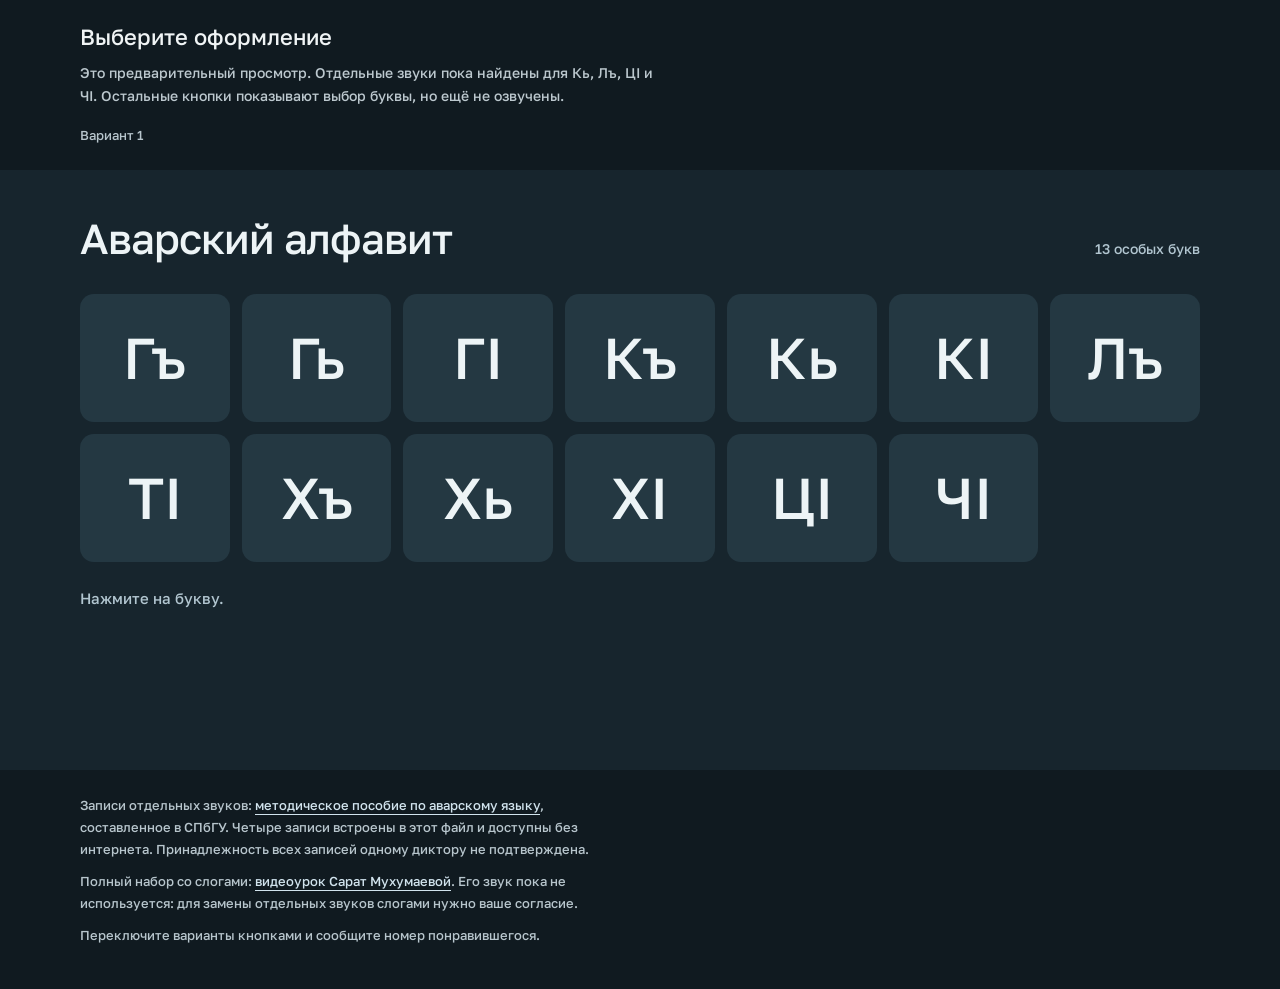
<file: variants/1/index.html>
<!doctype html>
<html lang="ru"><head><meta charset="utf-8"><meta name="viewport" content="width=device-width,initial-scale=1"><meta name="description" content="Предварительный выбор тёмного оформления страницы с 13 особыми буквами аварского алфавита."><meta name="color-scheme" content="dark"><title>Аварский алфавит | Выбор оформления</title>
<link rel="icon" href="data:image/svg+xml,%3Csvg xmlns='http://www.w3.org/2000/svg' viewBox='0 0 64 64'%3E%3Crect width='64' height='64' rx='12' fill='%2317252d'/%3E%3Ctext x='8' y='45' fill='white' font-size='35'%3EГъ%3C/text%3E%3C/svg%3E">
<style>@font-face{font-family:'Golos Text';src:url([data-uri]);font-display:swap}:root{--font-main:'Golos Text';--accent:#c3dce8}
*{box-sizing:border-box}html{color-scheme:dark}body{margin:0;background:#101a20;color:#f0f4f5;font-family:'Golos Text',sans-serif}button,a{-webkit-tap-highlight-color:transparent}button{font:inherit;cursor:pointer}button:focus-visible,a:focus-visible{outline:3px solid #fff;outline-offset:5px}::selection{background:#aac9d8;color:#14232c}
.chooser{padding:24px max(20px,calc((100vw - 1120px)/2));background:#101a20}.chooser h1{font-size:22px;line-height:1.2;font-weight:500;margin:0 0 12px;text-wrap:balance}.intro{color:#bcc8ce;font-size:14px;line-height:1.6;max-width:65ch;margin:0 0 18px}.choices{display:flex;gap:8px;flex-wrap:wrap}.choice{min-height:44px;padding:10px 16px;border:1px solid #53636b;border-radius:8px;background:transparent;color:#d4dfe4}.choice[aria-pressed=true]{background:#d1e3ed;border-color:#d1e3ed;color:#17252d}.hint{font-size:13px;color:#b7c5cc;line-height:1.6;margin:16px 0 0}.stage{--bg:#17252d;--surface:#243842;--ink:#edf4f6;--muted:#b2c6d0;--accent:#c3dce8;--font:'Golos Text';background:var(--bg);color:var(--ink);min-height:600px;padding:44px max(20px,calc((100vw - 1120px)/2)) 36px;font-family:var(--font),sans-serif;transition:background 160ms}.heading{display:flex;justify-content:space-between;align-items:baseline;gap:24px;margin-bottom:32px}.heading h2{font-size:clamp(25px,3.6vw,42px);font-weight:500;margin:0;line-height:1.15;text-wrap:balance;letter-spacing:-.025em}.heading p{color:var(--muted);font-size:14px;margin:0;white-space:nowrap}.letters{display:grid;grid-template-columns:repeat(7,minmax(0,1fr));gap:12px}.letter{min-height:128px;border:0;border-radius:14px;background:var(--surface);color:var(--ink);font-size:clamp(38px,4.5vw,60px);font-weight:500;line-height:1;transition:background 130ms,color 130ms,transform 130ms;touch-action:manipulation}.letter:hover{background:color-mix(in srgb,var(--surface),var(--ink) 14%)}.letter[aria-pressed=true]{background:var(--accent);color:var(--bg)}.letter:active{transform:scale(.97)}.status{min-height:48px;margin:24px 0 0;font-size:15px;color:var(--muted);line-height:1.6;max-width:65ch}.source{padding:24px max(20px,calc((100vw - 1120px)/2)) 32px;font-size:13px;color:#b7c5cc;line-height:1.7}.source a{color:#d1e3ed;text-underline-offset:4px}.source p{margin:0 0 10px;max-width:65ch}
.stage[data-theme="2"]{--bg:#252728;--surface:#3a3e3f;--ink:#f1f0ec;--muted:#c5c6c2;--accent:#d9cec0;--font:'PT Sans'}.stage[data-theme="2"] .letters{grid-template-columns:repeat(7,minmax(0,1fr));gap:20px}.stage[data-theme="2"] .letter{aspect-ratio:1;border-radius:50%;min-height:0}.stage[data-theme="2"] .heading{margin-bottom:44px}
.stage[data-theme="3"]{--bg:#192c2c;--surface:#2d4544;--ink:#e9f2ed;--muted:#b8ccc5;--accent:#c3d6ca;--font:'Manrope'}.stage[data-theme="3"] .letters{grid-template-columns:repeat(5,minmax(0,1fr));gap:2px}.stage[data-theme="3"] .letter{border-radius:0;min-height:112px}.stage[data-theme="3"] .heading{display:block}.stage[data-theme="3"] .heading p{margin-top:14px}
.stage[data-theme="4"]{--bg:#242c3b;--surface:#354054;--ink:#eef0f6;--muted:#bdc6d9;--accent:#c9d4ed;--font:'IBM Plex Sans'}.stage[data-theme="4"] .letters{grid-template-columns:repeat(4,minmax(0,1fr));gap:12px}.stage[data-theme="4"] .letter{min-height:94px;border-radius:6px;text-align:left;padding-left:28px}.stage[data-theme="4"] .heading{margin-bottom:24px}
.stage[data-theme="5"]{--bg:#302a28;--surface:#443b37;--ink:#f4eee8;--muted:#cfc2b9;--accent:#e1c8b8;--font:'Literata'}.stage[data-theme="5"] .letters{grid-template-columns:repeat(5,minmax(0,1fr));gap:14px}.stage[data-theme="5"] .letter{background:transparent;border:1px solid #79675e;min-height:124px;border-radius:12px}.stage[data-theme="5"] .letter[aria-pressed=true]{background:var(--accent)}.stage[data-theme="5"] .letter:hover{background:var(--surface)}.stage[data-theme="5"] .heading{display:block}.stage[data-theme="5"] .heading p{margin-top:16px}
@media(max-width:700px){.chooser{padding-top:20px}.stage{padding-top:32px;min-height:0}.heading{display:block;margin-bottom:24px}.heading p{margin-top:12px}.letters,.stage[data-theme="2"] .letters,.stage[data-theme="3"] .letters,.stage[data-theme="4"] .letters,.stage[data-theme="5"] .letters{grid-template-columns:repeat(3,minmax(0,1fr));gap:9px}.letter{font-size:40px;min-height:100px}.stage[data-theme="2"] .letters{gap:16px}.stage[data-theme="3"] .letter{min-height:100px}.stage[data-theme="4"] .letter{padding-left:18px;min-height:90px}.stage[data-theme="5"] .letter{min-height:108px}.choice{padding:10px 13px}.status{min-height:78px}.intro{font-size:14px}}
@media(prefers-reduced-motion:reduce){*,*::before,*::after{transition:none!important;animation:none!important}}
</style></head><body>
<header class="chooser"><h1>Выберите оформление</h1><p class="intro">Это предварительный просмотр. Отдельные звуки пока найдены для Кь, Лъ, ЦӀ и ЧӀ. Остальные кнопки показывают выбор буквы, но ещё не озвучены.</p><p class="hint" id="design-note">Вариант 1</p></header>
<main class="stage" data-theme="1"><div class="heading"><h2>Аварский алфавит</h2><p>13 особых букв</p></div><div class="letters" role="group" aria-label="Прослушивание букв"><button class="letter" data-index="0" aria-label="Прослушать Гъ" aria-pressed="false"><span lang="av">Гъ</span></button><button class="letter" data-index="1" aria-label="Прослушать Гь" aria-pressed="false"><span lang="av">Гь</span></button><button class="letter" data-index="2" aria-label="Прослушать ГӀ" aria-pressed="false"><span lang="av">ГӀ</span></button><button class="letter" data-index="3" aria-label="Прослушать Къ" aria-pressed="false"><span lang="av">Къ</span></button><button class="letter" data-index="4" aria-label="Прослушать Кь" aria-pressed="false"><span lang="av">Кь</span></button><button class="letter" data-index="5" aria-label="Прослушать КӀ" aria-pressed="false"><span lang="av">КӀ</span></button><button class="letter" data-index="6" aria-label="Прослушать Лъ" aria-pressed="false"><span lang="av">Лъ</span></button><button class="letter" data-index="7" aria-label="Прослушать ТӀ" aria-pressed="false"><span lang="av">ТӀ</span></button><button class="letter" data-index="8" aria-label="Прослушать Хъ" aria-pressed="false"><span lang="av">Хъ</span></button><button class="letter" data-index="9" aria-label="Прослушать Хь" aria-pressed="false"><span lang="av">Хь</span></button><button class="letter" data-index="10" aria-label="Прослушать ХӀ" aria-pressed="false"><span lang="av">ХӀ</span></button><button class="letter" data-index="11" aria-label="Прослушать ЦӀ" aria-pressed="false"><span lang="av">ЦӀ</span></button><button class="letter" data-index="12" aria-label="Прослушать ЧӀ" aria-pressed="false"><span lang="av">ЧӀ</span></button></div><p class="status" id="status" role="status" aria-live="polite">Нажмите на букву.</p></main>
<footer class="source"><p>Записи отдельных звуков: <a href="https://pkholyavin.github.io/avar/" target="_blank" rel="noopener noreferrer">методическое пособие по аварскому языку</a>, составленное в СПбГУ. Четыре записи встроены в этот файл и доступны без интернета. Принадлежность всех записей одному диктору не подтверждена.</p><p>Полный набор со слогами: <a href="https://www.youtube.com/watch?v=Klo83A0OBro" target="_blank" rel="noopener noreferrer">видеоурок Сарат Мухумаевой</a>. Его звук пока не используется: для замены отдельных звуков слогами нужно ваше согласие.</p><p>Переключите варианты кнопками и сообщите номер понравившегося.</p></footer>
<script>
'use strict';
const letters=["Гъ", "Гь", "ГӀ", "Къ", "Кь", "КӀ", "Лъ", "ТӀ", "Хъ", "Хь", "ХӀ", "ЦӀ", "ЧӀ"], sounds={"4": "[data-uri]", "6": "[data-uri]", "12": "[data-uri]", "11": "[data-uri]"};
const stage=document.querySelector('.stage'), status=document.getElementById('status');
const notes=['Крупные клавиши на сине-сером фоне. Рекомендую для частого повторения.','Круглые кнопки на графитовом фоне.','Плотная сетка на тёмно-зелёном фоне.','Прямоугольные клавиши с буквами у левого края.','Контурные клавиши с книжными буквами.'];
let current=null, generation=0;
function stop(){generation++;if(current){current.pause();current.currentTime=0;current=null;}document.querySelectorAll('.letter').forEach(b=>b.setAttribute('aria-pressed','false'));}
document.querySelectorAll('.choice').forEach(button=>button.addEventListener('click',()=>{stop();const n=Number(button.dataset.theme);stage.dataset.theme=String(n);document.querySelectorAll('.choice').forEach(b=>b.setAttribute('aria-pressed',String(b===button)));document.getElementById('design-note').textContent='Вариант '+n+'. '+notes[n-1];status.textContent='Нажмите на букву.';}));
document.querySelectorAll('.letter').forEach(button=>button.addEventListener('click',()=>{stop();const i=Number(button.dataset.index);button.setAttribute('aria-pressed','true');if(!sounds[i]){status.textContent='Для '+letters[i]+' запись отдельного звука ещё не найдена.';return;}const token=generation;const audio=new Audio(sounds[i]);current=audio;status.textContent='Звучит '+letters[i];audio.onended=()=>{if(token!==generation)return;button.setAttribute('aria-pressed','false');status.textContent='Нажмите ещё раз, чтобы повторить '+letters[i]+'.';current=null;};audio.play().catch(()=>{if(token!==generation)return;button.setAttribute('aria-pressed','false');status.textContent='Не удалось включить звук. Нажмите на букву ещё раз.';current=null;});}));
document.addEventListener('keydown',event=>{if(event.key==='Escape'){stop();status.textContent='Воспроизведение остановлено.';}});
document.addEventListener('visibilitychange',()=>{if(document.hidden){stop();status.textContent='Нажмите на букву.';}});
</script></body></html>
</file>
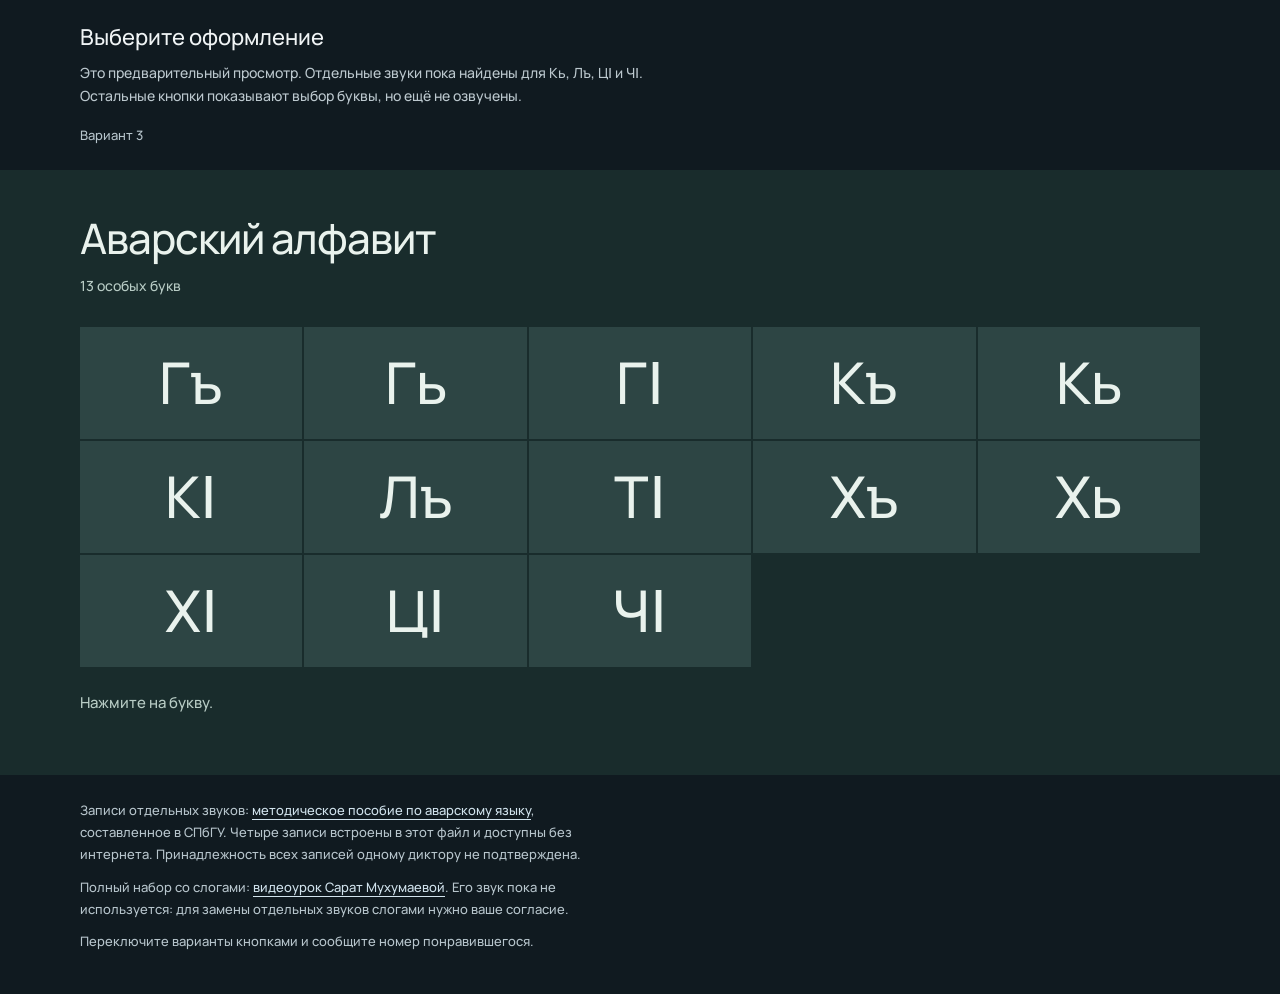
<file: variants/archive/3/index.html>
<!doctype html>
<html lang="ru"><head><meta charset="utf-8"><meta name="viewport" content="width=device-width,initial-scale=1"><meta name="description" content="Предварительный выбор тёмного оформления страницы с 13 особыми буквами аварского алфавита."><meta name="color-scheme" content="dark"><title>Аварский алфавит | Выбор оформления</title>
<link rel="icon" href="data:image/svg+xml,%3Csvg xmlns='http://www.w3.org/2000/svg' viewBox='0 0 64 64'%3E%3Crect width='64' height='64' rx='12' fill='%2317252d'/%3E%3Ctext x='8' y='45' fill='white' font-size='35'%3EГъ%3C/text%3E%3C/svg%3E">
<style>@font-face{font-family:'Manrope';src:url([data-uri]);font-display:swap}:root{--font-main:'Manrope';--accent:#c3d6ca}
*{box-sizing:border-box}html{color-scheme:dark}body{margin:0;background:#101a20;color:#f0f4f5;font-family:'Manrope',sans-serif}button,a{-webkit-tap-highlight-color:transparent}button{font:inherit;cursor:pointer}button:focus-visible,a:focus-visible{outline:3px solid #fff;outline-offset:5px}::selection{background:#aac9d8;color:#14232c}
.chooser{padding:24px max(20px,calc((100vw - 1120px)/2));background:#101a20}.chooser h1{font-size:22px;line-height:1.2;font-weight:500;margin:0 0 12px;text-wrap:balance}.intro{color:#bcc8ce;font-size:14px;line-height:1.6;max-width:65ch;margin:0 0 18px}.choices{display:flex;gap:8px;flex-wrap:wrap}.choice{min-height:44px;padding:10px 16px;border:1px solid #53636b;border-radius:8px;background:transparent;color:#d4dfe4}.choice[aria-pressed=true]{background:#d1e3ed;border-color:#d1e3ed;color:#17252d}.hint{font-size:13px;color:#b7c5cc;line-height:1.6;margin:16px 0 0}.stage{--bg:#17252d;--surface:#243842;--ink:#edf4f6;--muted:#b2c6d0;--accent:#c3dce8;--font:'Golos Text';background:var(--bg);color:var(--ink);min-height:600px;padding:44px max(20px,calc((100vw - 1120px)/2)) 36px;font-family:var(--font),sans-serif;transition:background 160ms}.heading{display:flex;justify-content:space-between;align-items:baseline;gap:24px;margin-bottom:32px}.heading h2{font-size:clamp(25px,3.6vw,42px);font-weight:500;margin:0;line-height:1.15;text-wrap:balance;letter-spacing:-.025em}.heading p{color:var(--muted);font-size:14px;margin:0;white-space:nowrap}.letters{display:grid;grid-template-columns:repeat(7,minmax(0,1fr));gap:12px}.letter{min-height:128px;border:0;border-radius:14px;background:var(--surface);color:var(--ink);font-size:clamp(38px,4.5vw,60px);font-weight:500;line-height:1;transition:background 130ms,color 130ms,transform 130ms;touch-action:manipulation}.letter:hover{background:color-mix(in srgb,var(--surface),var(--ink) 14%)}.letter[aria-pressed=true]{background:var(--accent);color:var(--bg)}.letter:active{transform:scale(.97)}.status{min-height:48px;margin:24px 0 0;font-size:15px;color:var(--muted);line-height:1.6;max-width:65ch}.source{padding:24px max(20px,calc((100vw - 1120px)/2)) 32px;font-size:13px;color:#b7c5cc;line-height:1.7}.source a{color:#d1e3ed;text-underline-offset:4px}.source p{margin:0 0 10px;max-width:65ch}
.stage[data-theme="2"]{--bg:#252728;--surface:#3a3e3f;--ink:#f1f0ec;--muted:#c5c6c2;--accent:#d9cec0;--font:'PT Sans'}.stage[data-theme="2"] .letters{grid-template-columns:repeat(7,minmax(0,1fr));gap:20px}.stage[data-theme="2"] .letter{aspect-ratio:1;border-radius:50%;min-height:0}.stage[data-theme="2"] .heading{margin-bottom:44px}
.stage[data-theme="3"]{--bg:#192c2c;--surface:#2d4544;--ink:#e9f2ed;--muted:#b8ccc5;--accent:#c3d6ca;--font:'Manrope'}.stage[data-theme="3"] .letters{grid-template-columns:repeat(5,minmax(0,1fr));gap:2px}.stage[data-theme="3"] .letter{border-radius:0;min-height:112px}.stage[data-theme="3"] .heading{display:block}.stage[data-theme="3"] .heading p{margin-top:14px}
.stage[data-theme="4"]{--bg:#242c3b;--surface:#354054;--ink:#eef0f6;--muted:#bdc6d9;--accent:#c9d4ed;--font:'IBM Plex Sans'}.stage[data-theme="4"] .letters{grid-template-columns:repeat(4,minmax(0,1fr));gap:12px}.stage[data-theme="4"] .letter{min-height:94px;border-radius:6px;text-align:left;padding-left:28px}.stage[data-theme="4"] .heading{margin-bottom:24px}
.stage[data-theme="5"]{--bg:#302a28;--surface:#443b37;--ink:#f4eee8;--muted:#cfc2b9;--accent:#e1c8b8;--font:'Literata'}.stage[data-theme="5"] .letters{grid-template-columns:repeat(5,minmax(0,1fr));gap:14px}.stage[data-theme="5"] .letter{background:transparent;border:1px solid #79675e;min-height:124px;border-radius:12px}.stage[data-theme="5"] .letter[aria-pressed=true]{background:var(--accent)}.stage[data-theme="5"] .letter:hover{background:var(--surface)}.stage[data-theme="5"] .heading{display:block}.stage[data-theme="5"] .heading p{margin-top:16px}
@media(max-width:700px){.chooser{padding-top:20px}.stage{padding-top:32px;min-height:0}.heading{display:block;margin-bottom:24px}.heading p{margin-top:12px}.letters,.stage[data-theme="2"] .letters,.stage[data-theme="3"] .letters,.stage[data-theme="4"] .letters,.stage[data-theme="5"] .letters{grid-template-columns:repeat(3,minmax(0,1fr));gap:9px}.letter{font-size:40px;min-height:100px}.stage[data-theme="2"] .letters{gap:16px}.stage[data-theme="3"] .letter{min-height:100px}.stage[data-theme="4"] .letter{padding-left:18px;min-height:90px}.stage[data-theme="5"] .letter{min-height:108px}.choice{padding:10px 13px}.status{min-height:78px}.intro{font-size:14px}}
@media(prefers-reduced-motion:reduce){*,*::before,*::after{transition:none!important;animation:none!important}}
</style></head><body>
<header class="chooser"><h1>Выберите оформление</h1><p class="intro">Это предварительный просмотр. Отдельные звуки пока найдены для Кь, Лъ, ЦӀ и ЧӀ. Остальные кнопки показывают выбор буквы, но ещё не озвучены.</p><p class="hint" id="design-note">Вариант 3</p></header>
<main class="stage" data-theme="3"><div class="heading"><h2>Аварский алфавит</h2><p>13 особых букв</p></div><div class="letters" role="group" aria-label="Прослушивание букв"><button class="letter" data-index="0" aria-label="Прослушать Гъ" aria-pressed="false"><span lang="av">Гъ</span></button><button class="letter" data-index="1" aria-label="Прослушать Гь" aria-pressed="false"><span lang="av">Гь</span></button><button class="letter" data-index="2" aria-label="Прослушать ГӀ" aria-pressed="false"><span lang="av">ГӀ</span></button><button class="letter" data-index="3" aria-label="Прослушать Къ" aria-pressed="false"><span lang="av">Къ</span></button><button class="letter" data-index="4" aria-label="Прослушать Кь" aria-pressed="false"><span lang="av">Кь</span></button><button class="letter" data-index="5" aria-label="Прослушать КӀ" aria-pressed="false"><span lang="av">КӀ</span></button><button class="letter" data-index="6" aria-label="Прослушать Лъ" aria-pressed="false"><span lang="av">Лъ</span></button><button class="letter" data-index="7" aria-label="Прослушать ТӀ" aria-pressed="false"><span lang="av">ТӀ</span></button><button class="letter" data-index="8" aria-label="Прослушать Хъ" aria-pressed="false"><span lang="av">Хъ</span></button><button class="letter" data-index="9" aria-label="Прослушать Хь" aria-pressed="false"><span lang="av">Хь</span></button><button class="letter" data-index="10" aria-label="Прослушать ХӀ" aria-pressed="false"><span lang="av">ХӀ</span></button><button class="letter" data-index="11" aria-label="Прослушать ЦӀ" aria-pressed="false"><span lang="av">ЦӀ</span></button><button class="letter" data-index="12" aria-label="Прослушать ЧӀ" aria-pressed="false"><span lang="av">ЧӀ</span></button></div><p class="status" id="status" role="status" aria-live="polite">Нажмите на букву.</p></main>
<footer class="source"><p>Записи отдельных звуков: <a href="https://pkholyavin.github.io/avar/" target="_blank" rel="noopener noreferrer">методическое пособие по аварскому языку</a>, составленное в СПбГУ. Четыре записи встроены в этот файл и доступны без интернета. Принадлежность всех записей одному диктору не подтверждена.</p><p>Полный набор со слогами: <a href="https://www.youtube.com/watch?v=Klo83A0OBro" target="_blank" rel="noopener noreferrer">видеоурок Сарат Мухумаевой</a>. Его звук пока не используется: для замены отдельных звуков слогами нужно ваше согласие.</p><p>Переключите варианты кнопками и сообщите номер понравившегося.</p></footer>
<script>
'use strict';
const letters=["Гъ", "Гь", "ГӀ", "Къ", "Кь", "КӀ", "Лъ", "ТӀ", "Хъ", "Хь", "ХӀ", "ЦӀ", "ЧӀ"], sounds={"4": "[data-uri]", "6": "[data-uri]", "12": "[data-uri]", "11": "[data-uri]"};
const stage=document.querySelector('.stage'), status=document.getElementById('status');
const notes=['Крупные клавиши на сине-сером фоне. Рекомендую для частого повторения.','Круглые кнопки на графитовом фоне.','Плотная сетка на тёмно-зелёном фоне.','Прямоугольные клавиши с буквами у левого края.','Контурные клавиши с книжными буквами.'];
let current=null, generation=0;
function stop(){generation++;if(current){current.pause();current.currentTime=0;current=null;}document.querySelectorAll('.letter').forEach(b=>b.setAttribute('aria-pressed','false'));}
document.querySelectorAll('.choice').forEach(button=>button.addEventListener('click',()=>{stop();const n=Number(button.dataset.theme);stage.dataset.theme=String(n);document.querySelectorAll('.choice').forEach(b=>b.setAttribute('aria-pressed',String(b===button)));document.getElementById('design-note').textContent='Вариант '+n+'. '+notes[n-1];status.textContent='Нажмите на букву.';}));
document.querySelectorAll('.letter').forEach(button=>button.addEventListener('click',()=>{stop();const i=Number(button.dataset.index);button.setAttribute('aria-pressed','true');if(!sounds[i]){status.textContent='Для '+letters[i]+' запись отдельного звука ещё не найдена.';return;}const token=generation;const audio=new Audio(sounds[i]);current=audio;status.textContent='Звучит '+letters[i];audio.onended=()=>{if(token!==generation)return;button.setAttribute('aria-pressed','false');status.textContent='Нажмите ещё раз, чтобы повторить '+letters[i]+'.';current=null;};audio.play().catch(()=>{if(token!==generation)return;button.setAttribute('aria-pressed','false');status.textContent='Не удалось включить звук. Нажмите на букву ещё раз.';current=null;});}));
document.addEventListener('keydown',event=>{if(event.key==='Escape'){stop();status.textContent='Воспроизведение остановлено.';}});
document.addEventListener('visibilitychange',()=>{if(document.hidden){stop();status.textContent='Нажмите на букву.';}});
</script></body></html>
</file>
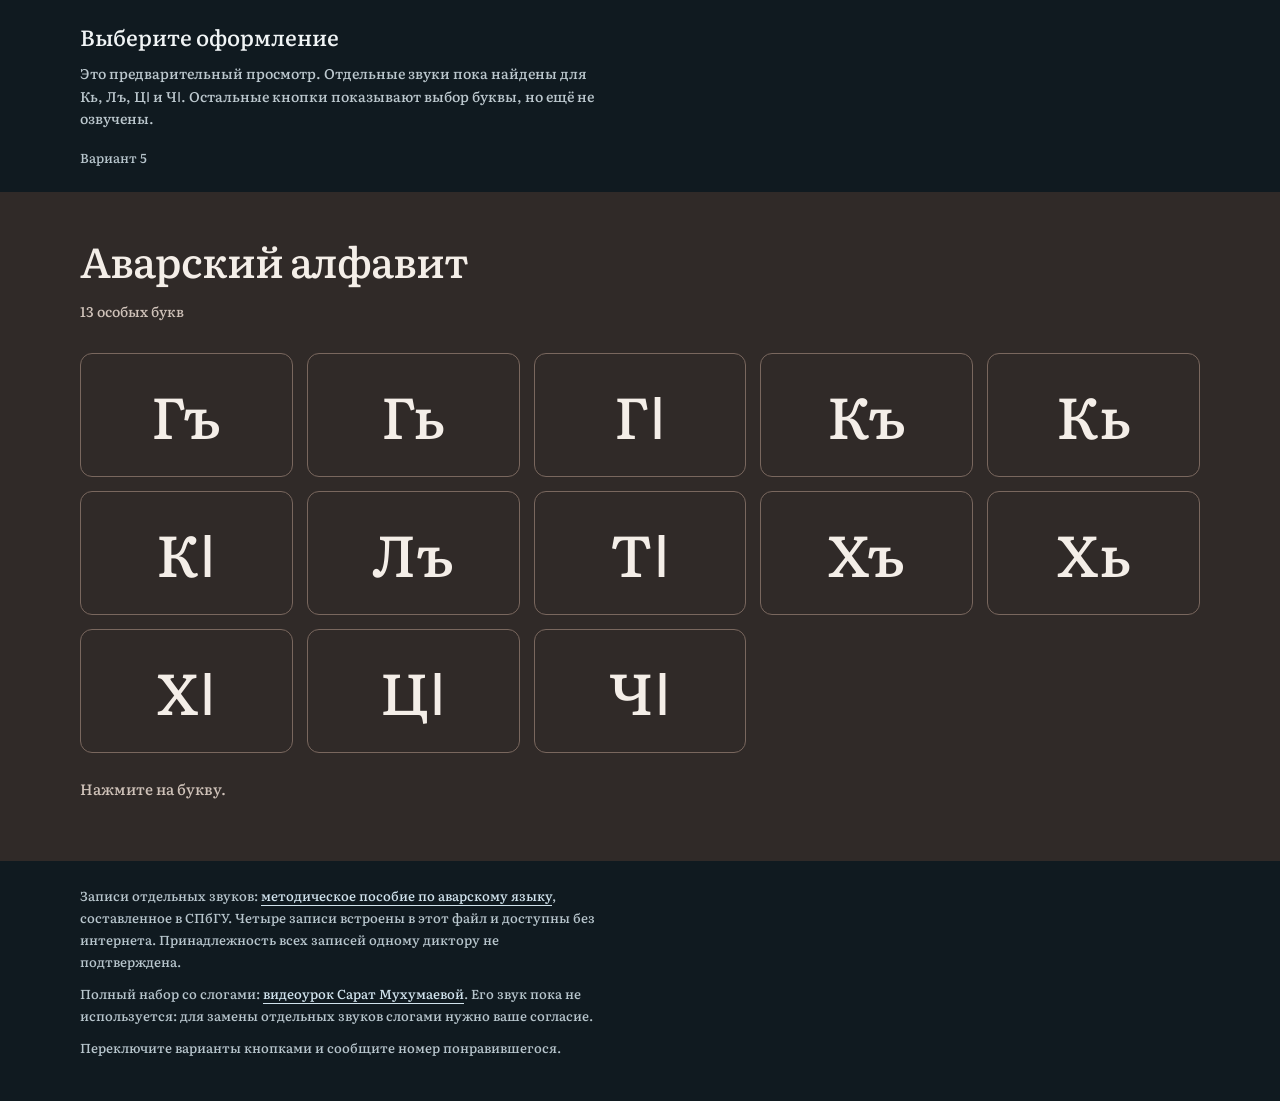
<file: variants/archive/5/index.html>
<!doctype html>
<html lang="ru"><head><meta charset="utf-8"><meta name="viewport" content="width=device-width,initial-scale=1"><meta name="description" content="Предварительный выбор тёмного оформления страницы с 13 особыми буквами аварского алфавита."><meta name="color-scheme" content="dark"><title>Аварский алфавит | Выбор оформления</title>
<link rel="icon" href="data:image/svg+xml,%3Csvg xmlns='http://www.w3.org/2000/svg' viewBox='0 0 64 64'%3E%3Crect width='64' height='64' rx='12' fill='%2317252d'/%3E%3Ctext x='8' y='45' fill='white' font-size='35'%3EГъ%3C/text%3E%3C/svg%3E">
<style>@font-face{font-family:'Literata';src:url([data-uri]);font-display:swap}:root{--font-main:'Literata';--accent:#e1c8b8}
*{box-sizing:border-box}html{color-scheme:dark}body{margin:0;background:#101a20;color:#f0f4f5;font-family:'Literata',sans-serif}button,a{-webkit-tap-highlight-color:transparent}button{font:inherit;cursor:pointer}button:focus-visible,a:focus-visible{outline:3px solid #fff;outline-offset:5px}::selection{background:#aac9d8;color:#14232c}
.chooser{padding:24px max(20px,calc((100vw - 1120px)/2));background:#101a20}.chooser h1{font-size:22px;line-height:1.2;font-weight:500;margin:0 0 12px;text-wrap:balance}.intro{color:#bcc8ce;font-size:14px;line-height:1.6;max-width:65ch;margin:0 0 18px}.choices{display:flex;gap:8px;flex-wrap:wrap}.choice{min-height:44px;padding:10px 16px;border:1px solid #53636b;border-radius:8px;background:transparent;color:#d4dfe4}.choice[aria-pressed=true]{background:#d1e3ed;border-color:#d1e3ed;color:#17252d}.hint{font-size:13px;color:#b7c5cc;line-height:1.6;margin:16px 0 0}.stage{--bg:#17252d;--surface:#243842;--ink:#edf4f6;--muted:#b2c6d0;--accent:#c3dce8;--font:'Golos Text';background:var(--bg);color:var(--ink);min-height:600px;padding:44px max(20px,calc((100vw - 1120px)/2)) 36px;font-family:var(--font),sans-serif;transition:background 160ms}.heading{display:flex;justify-content:space-between;align-items:baseline;gap:24px;margin-bottom:32px}.heading h2{font-size:clamp(25px,3.6vw,42px);font-weight:500;margin:0;line-height:1.15;text-wrap:balance;letter-spacing:-.025em}.heading p{color:var(--muted);font-size:14px;margin:0;white-space:nowrap}.letters{display:grid;grid-template-columns:repeat(7,minmax(0,1fr));gap:12px}.letter{min-height:128px;border:0;border-radius:14px;background:var(--surface);color:var(--ink);font-size:clamp(38px,4.5vw,60px);font-weight:500;line-height:1;transition:background 130ms,color 130ms,transform 130ms;touch-action:manipulation}.letter:hover{background:color-mix(in srgb,var(--surface),var(--ink) 14%)}.letter[aria-pressed=true]{background:var(--accent);color:var(--bg)}.letter:active{transform:scale(.97)}.status{min-height:48px;margin:24px 0 0;font-size:15px;color:var(--muted);line-height:1.6;max-width:65ch}.source{padding:24px max(20px,calc((100vw - 1120px)/2)) 32px;font-size:13px;color:#b7c5cc;line-height:1.7}.source a{color:#d1e3ed;text-underline-offset:4px}.source p{margin:0 0 10px;max-width:65ch}
.stage[data-theme="2"]{--bg:#252728;--surface:#3a3e3f;--ink:#f1f0ec;--muted:#c5c6c2;--accent:#d9cec0;--font:'PT Sans'}.stage[data-theme="2"] .letters{grid-template-columns:repeat(7,minmax(0,1fr));gap:20px}.stage[data-theme="2"] .letter{aspect-ratio:1;border-radius:50%;min-height:0}.stage[data-theme="2"] .heading{margin-bottom:44px}
.stage[data-theme="3"]{--bg:#192c2c;--surface:#2d4544;--ink:#e9f2ed;--muted:#b8ccc5;--accent:#c3d6ca;--font:'Manrope'}.stage[data-theme="3"] .letters{grid-template-columns:repeat(5,minmax(0,1fr));gap:2px}.stage[data-theme="3"] .letter{border-radius:0;min-height:112px}.stage[data-theme="3"] .heading{display:block}.stage[data-theme="3"] .heading p{margin-top:14px}
.stage[data-theme="4"]{--bg:#242c3b;--surface:#354054;--ink:#eef0f6;--muted:#bdc6d9;--accent:#c9d4ed;--font:'IBM Plex Sans'}.stage[data-theme="4"] .letters{grid-template-columns:repeat(4,minmax(0,1fr));gap:12px}.stage[data-theme="4"] .letter{min-height:94px;border-radius:6px;text-align:left;padding-left:28px}.stage[data-theme="4"] .heading{margin-bottom:24px}
.stage[data-theme="5"]{--bg:#302a28;--surface:#443b37;--ink:#f4eee8;--muted:#cfc2b9;--accent:#e1c8b8;--font:'Literata'}.stage[data-theme="5"] .letters{grid-template-columns:repeat(5,minmax(0,1fr));gap:14px}.stage[data-theme="5"] .letter{background:transparent;border:1px solid #79675e;min-height:124px;border-radius:12px}.stage[data-theme="5"] .letter[aria-pressed=true]{background:var(--accent)}.stage[data-theme="5"] .letter:hover{background:var(--surface)}.stage[data-theme="5"] .heading{display:block}.stage[data-theme="5"] .heading p{margin-top:16px}
@media(max-width:700px){.chooser{padding-top:20px}.stage{padding-top:32px;min-height:0}.heading{display:block;margin-bottom:24px}.heading p{margin-top:12px}.letters,.stage[data-theme="2"] .letters,.stage[data-theme="3"] .letters,.stage[data-theme="4"] .letters,.stage[data-theme="5"] .letters{grid-template-columns:repeat(3,minmax(0,1fr));gap:9px}.letter{font-size:40px;min-height:100px}.stage[data-theme="2"] .letters{gap:16px}.stage[data-theme="3"] .letter{min-height:100px}.stage[data-theme="4"] .letter{padding-left:18px;min-height:90px}.stage[data-theme="5"] .letter{min-height:108px}.choice{padding:10px 13px}.status{min-height:78px}.intro{font-size:14px}}
@media(prefers-reduced-motion:reduce){*,*::before,*::after{transition:none!important;animation:none!important}}
</style></head><body>
<header class="chooser"><h1>Выберите оформление</h1><p class="intro">Это предварительный просмотр. Отдельные звуки пока найдены для Кь, Лъ, ЦӀ и ЧӀ. Остальные кнопки показывают выбор буквы, но ещё не озвучены.</p><p class="hint" id="design-note">Вариант 5</p></header>
<main class="stage" data-theme="5"><div class="heading"><h2>Аварский алфавит</h2><p>13 особых букв</p></div><div class="letters" role="group" aria-label="Прослушивание букв"><button class="letter" data-index="0" aria-label="Прослушать Гъ" aria-pressed="false"><span lang="av">Гъ</span></button><button class="letter" data-index="1" aria-label="Прослушать Гь" aria-pressed="false"><span lang="av">Гь</span></button><button class="letter" data-index="2" aria-label="Прослушать ГӀ" aria-pressed="false"><span lang="av">ГӀ</span></button><button class="letter" data-index="3" aria-label="Прослушать Къ" aria-pressed="false"><span lang="av">Къ</span></button><button class="letter" data-index="4" aria-label="Прослушать Кь" aria-pressed="false"><span lang="av">Кь</span></button><button class="letter" data-index="5" aria-label="Прослушать КӀ" aria-pressed="false"><span lang="av">КӀ</span></button><button class="letter" data-index="6" aria-label="Прослушать Лъ" aria-pressed="false"><span lang="av">Лъ</span></button><button class="letter" data-index="7" aria-label="Прослушать ТӀ" aria-pressed="false"><span lang="av">ТӀ</span></button><button class="letter" data-index="8" aria-label="Прослушать Хъ" aria-pressed="false"><span lang="av">Хъ</span></button><button class="letter" data-index="9" aria-label="Прослушать Хь" aria-pressed="false"><span lang="av">Хь</span></button><button class="letter" data-index="10" aria-label="Прослушать ХӀ" aria-pressed="false"><span lang="av">ХӀ</span></button><button class="letter" data-index="11" aria-label="Прослушать ЦӀ" aria-pressed="false"><span lang="av">ЦӀ</span></button><button class="letter" data-index="12" aria-label="Прослушать ЧӀ" aria-pressed="false"><span lang="av">ЧӀ</span></button></div><p class="status" id="status" role="status" aria-live="polite">Нажмите на букву.</p></main>
<footer class="source"><p>Записи отдельных звуков: <a href="https://pkholyavin.github.io/avar/" target="_blank" rel="noopener noreferrer">методическое пособие по аварскому языку</a>, составленное в СПбГУ. Четыре записи встроены в этот файл и доступны без интернета. Принадлежность всех записей одному диктору не подтверждена.</p><p>Полный набор со слогами: <a href="https://www.youtube.com/watch?v=Klo83A0OBro" target="_blank" rel="noopener noreferrer">видеоурок Сарат Мухумаевой</a>. Его звук пока не используется: для замены отдельных звуков слогами нужно ваше согласие.</p><p>Переключите варианты кнопками и сообщите номер понравившегося.</p></footer>
<script>
'use strict';
const letters=["Гъ", "Гь", "ГӀ", "Къ", "Кь", "КӀ", "Лъ", "ТӀ", "Хъ", "Хь", "ХӀ", "ЦӀ", "ЧӀ"], sounds={"4": "[data-uri]", "6": "[data-uri]", "12": "[data-uri]", "11": "[data-uri]"};
const stage=document.querySelector('.stage'), status=document.getElementById('status');
const notes=['Крупные клавиши на сине-сером фоне. Рекомендую для частого повторения.','Круглые кнопки на графитовом фоне.','Плотная сетка на тёмно-зелёном фоне.','Прямоугольные клавиши с буквами у левого края.','Контурные клавиши с книжными буквами.'];
let current=null, generation=0;
function stop(){generation++;if(current){current.pause();current.currentTime=0;current=null;}document.querySelectorAll('.letter').forEach(b=>b.setAttribute('aria-pressed','false'));}
document.querySelectorAll('.choice').forEach(button=>button.addEventListener('click',()=>{stop();const n=Number(button.dataset.theme);stage.dataset.theme=String(n);document.querySelectorAll('.choice').forEach(b=>b.setAttribute('aria-pressed',String(b===button)));document.getElementById('design-note').textContent='Вариант '+n+'. '+notes[n-1];status.textContent='Нажмите на букву.';}));
document.querySelectorAll('.letter').forEach(button=>button.addEventListener('click',()=>{stop();const i=Number(button.dataset.index);button.setAttribute('aria-pressed','true');if(!sounds[i]){status.textContent='Для '+letters[i]+' запись отдельного звука ещё не найдена.';return;}const token=generation;const audio=new Audio(sounds[i]);current=audio;status.textContent='Звучит '+letters[i];audio.onended=()=>{if(token!==generation)return;button.setAttribute('aria-pressed','false');status.textContent='Нажмите ещё раз, чтобы повторить '+letters[i]+'.';current=null;};audio.play().catch(()=>{if(token!==generation)return;button.setAttribute('aria-pressed','false');status.textContent='Не удалось включить звук. Нажмите на букву ещё раз.';current=null;});}));
document.addEventListener('keydown',event=>{if(event.key==='Escape'){stop();status.textContent='Воспроизведение остановлено.';}});
document.addEventListener('visibilitychange',()=>{if(document.hidden){stop();status.textContent='Нажмите на букву.';}});
</script></body></html>
</file>
